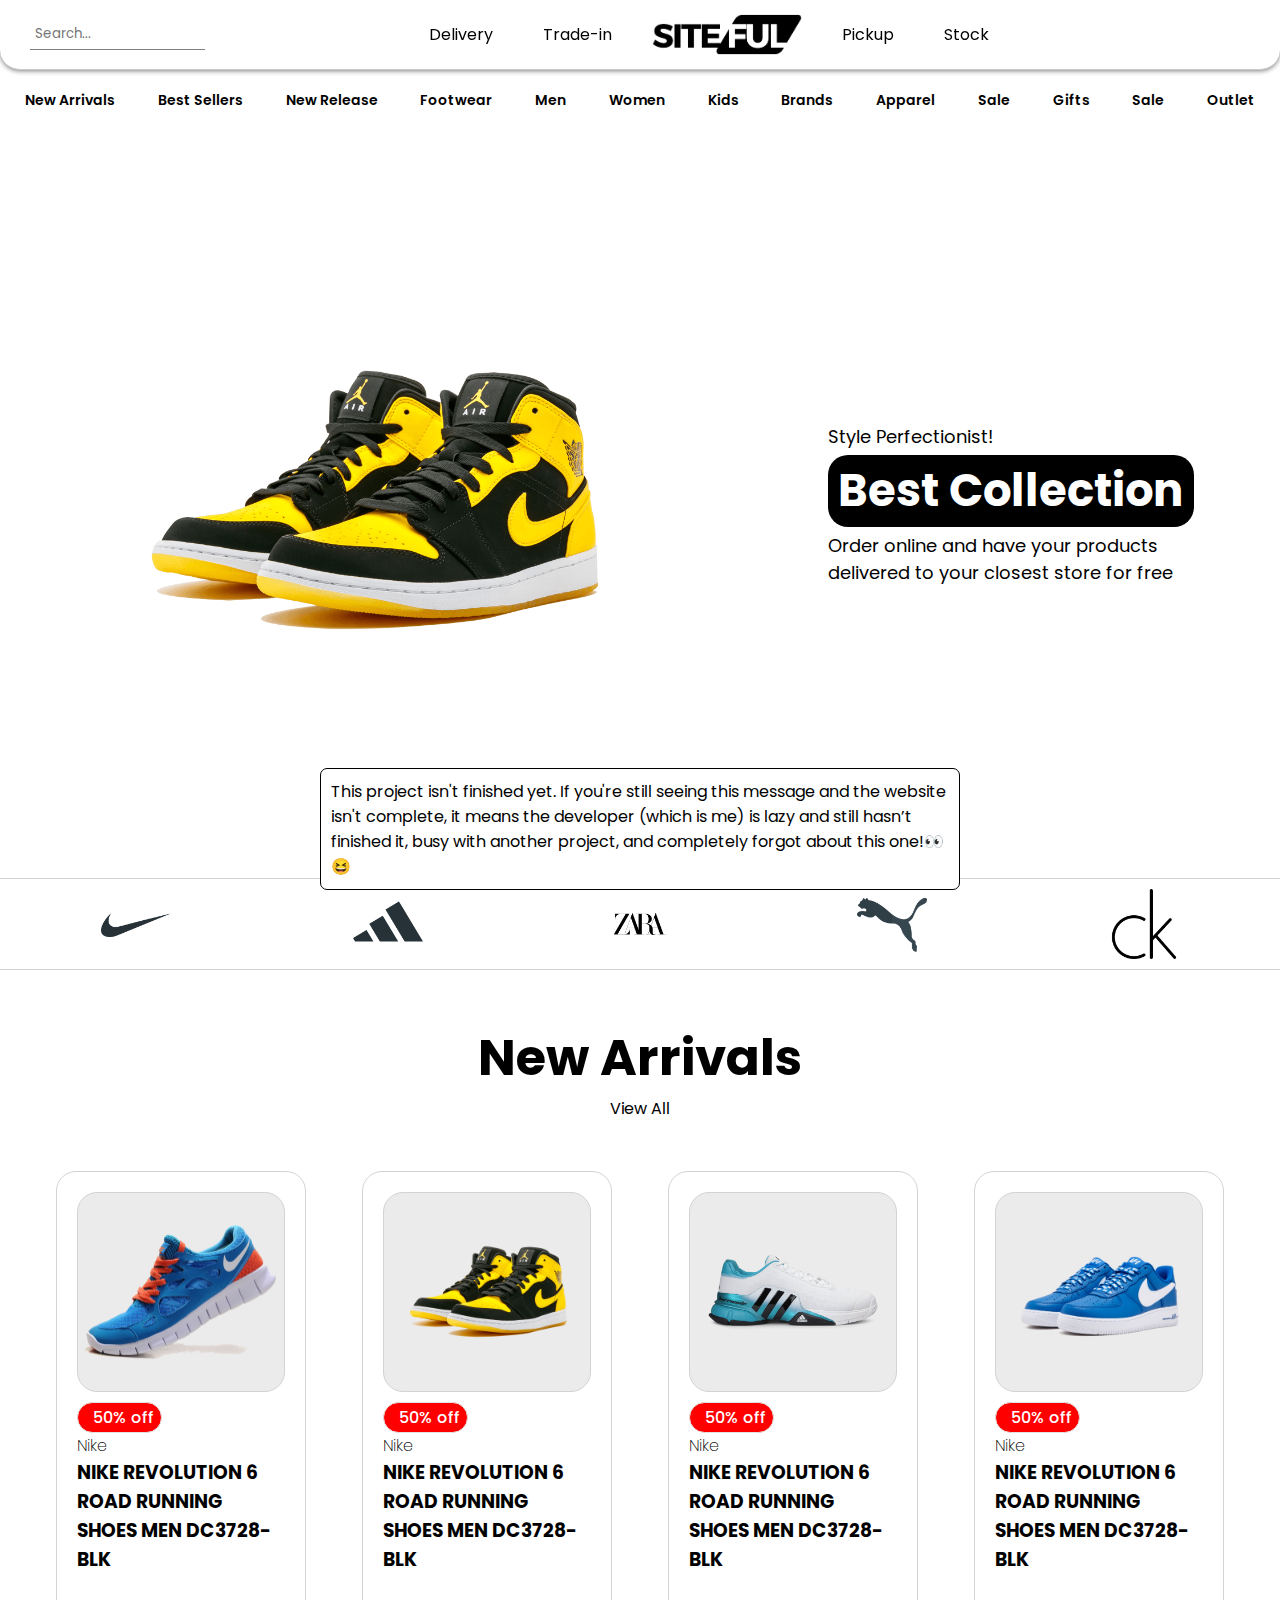
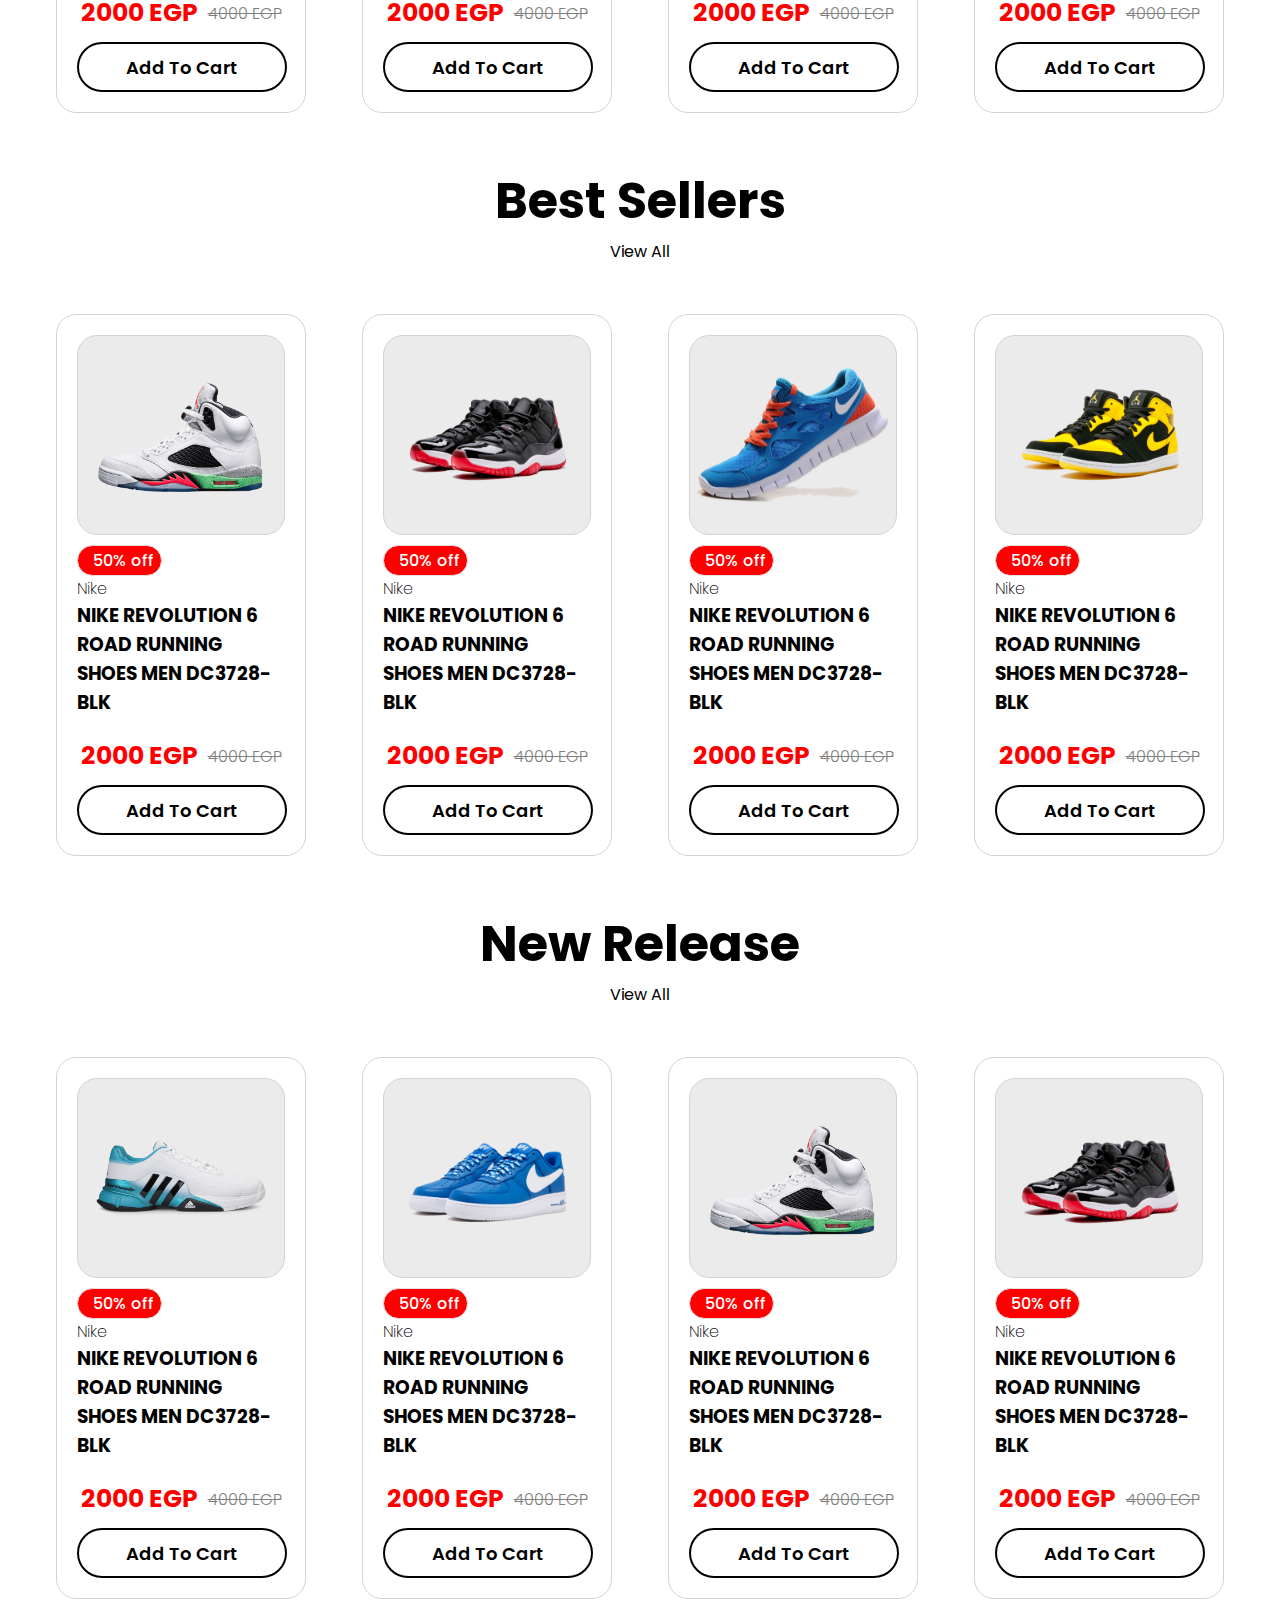
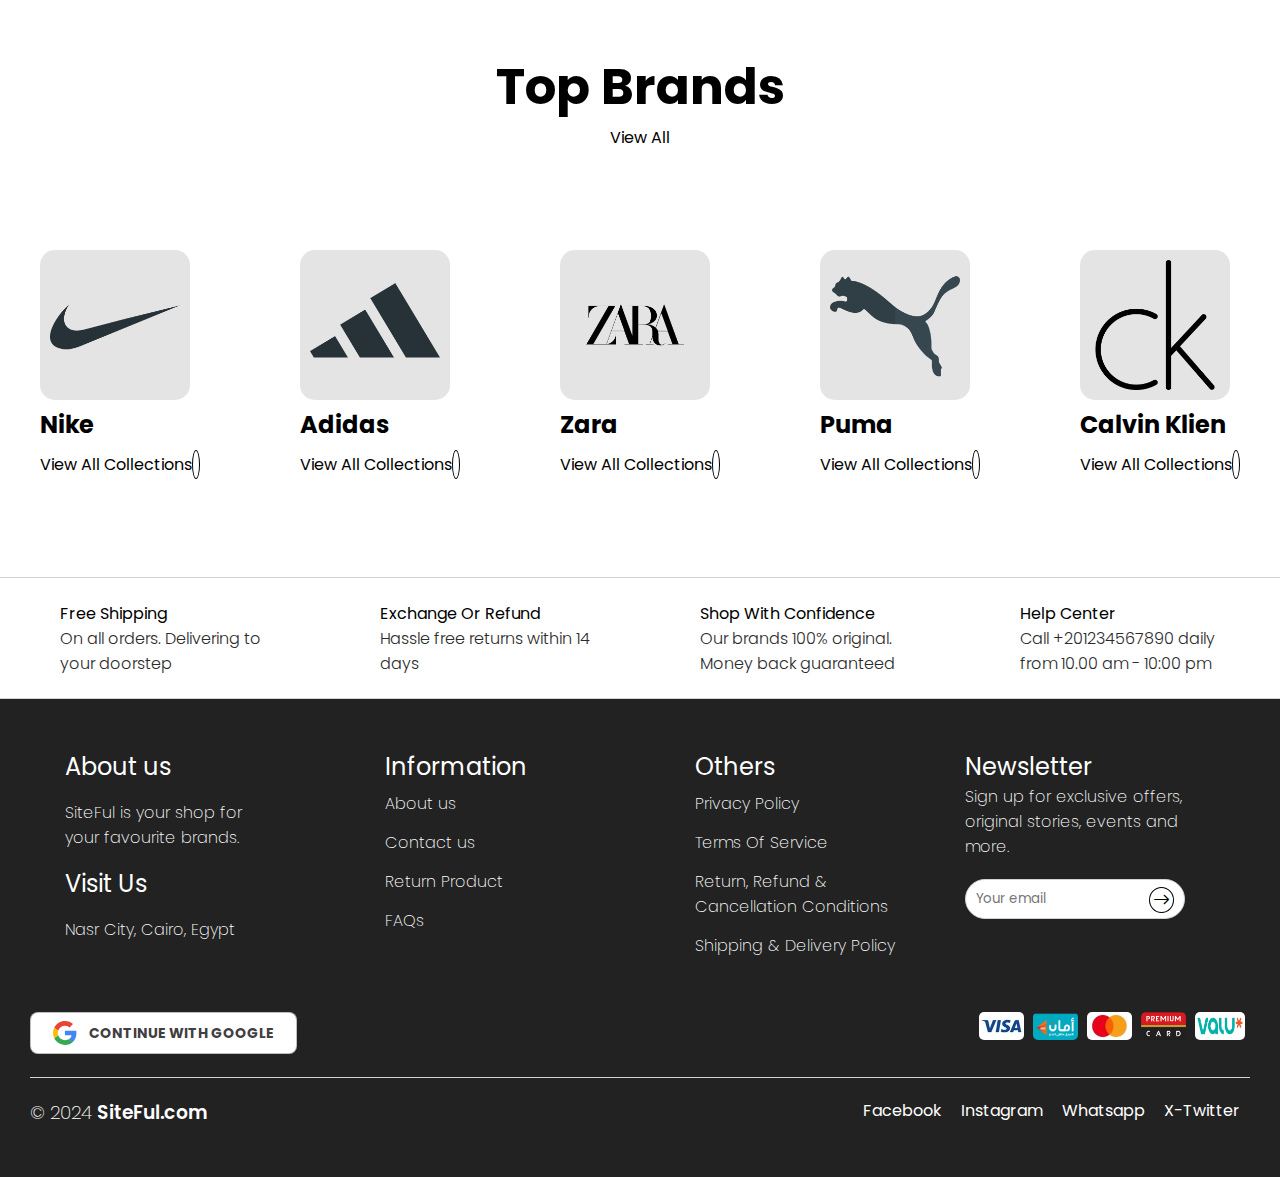
<file: index.html>
<!DOCTYPE html>
<html lang="en">

<head>
   <meta charset="UTF-8" />
   <meta name="viewport" content="width=device-width, initial-scale=1.0" />
   <link rel="stylesheet" href="https://cdnjs.cloudflare.com/ajax/libs/font-awesome/6.5.2/css/all.min.css"
      integrity="sha512-SnH5WK+bZxgPHs44uWIX+LLJAJ9/2PkPKZ5QiAj6Ta86w+fsb2TkcmfRyVX3pBnMFcV7oQPJkl9QevSCWr3W6A=="
      crossorigin="anonymous" referrerpolicy="no-referrer" />
   <link rel="preconnect" href="https://fonts.googleapis.com" />
   <link rel="preconnect" href="https://fonts.gstatic.com" crossorigin />
   <link
      href="https://fonts.googleapis.com/css2?family=Lobster&family=Orbitron:wght@400..900&family=Roboto+Condensed:ital,wght@0,100..900;1,100..900&display=swap"
      rel="stylesheet" />
   <link rel="stylesheet" href="./css/style.css" />
   <link rel="preconnect" href="https://fonts.googleapis.com" />
   <link rel="preconnect" href="https://fonts.gstatic.com" crossorigin />
   <link
      href="https://fonts.googleapis.com/css2?family=Lobster&family=Orbitron:wght@400..900&family=Ribeye+Marrow&family=Roboto+Condensed:ital,wght@0,100..900;1,100..900&family=Train+One&display=swap"
      rel="stylesheet" />
   <link rel="icon" type="image/x-icon" href="./assets/siteful-favicon.ico" />
   <title>SiteFul</title>
   <style>
      @import url("https://fonts.googleapis.com/css2?family=Poppins:ital,wght@0,100;0,200;0,300;0,400;0,500;0,600;0,700;0,800;0,900;1,100;1,200;1,300;1,400;1,500;1,600;1,700;1,800;1,900&display=swap");

      .sidebar {
         height: 100%;
         width: 0;
         position: fixed;
         top: 0;
         right: 0;
         background-color: white;
         overflow-x: hidden;
         transition: 0.5s;
         padding-top: 60px;
         color: white;
         box-shadow: -5px 0px 10px 0px #e8e8e8;
      }

      .sidebar a {
         padding: 8px 8px 8px 32px;
         text-decoration: none;
         font-size: 25px;
         color: #818181;
         display: block;
         transition: 0.3s;
      }

      .sidebar a:hover {
         color: gray;
      }

      .sidebar .closebtn {
         position: absolute;
         top: 0;
         color: black;
         right: 25px;
         font-size: 36px;
         margin-left: 50px;
      }
   </style>
</head>

<body>
   <div class="welcome-message">
      <span>This project isn't finished yet. If you're still seeing this message and the website isn't complete, it means the developer (which is me) is lazy and still hasn’t finished it, busy with another project, and completely forgot about this one!👀😆</span>
  </div>

   <header>
      <div class="main-header">
         <div class="search-section">
            <i class="fa-solid fa-magnifying-glass"></i>
            <input type="text" placeholder="Search..." />
         </div>
         <div class="logo-links">
            <a href="#">Delivery</a>
            <a href="#">Trade-in</a>
            <img src="./assets/1.png" style="cursor: pointer;" id="logo-img" class="logo-img" alt="My-Logo" />
            <a href="#">Pickup</a>
            <a href="#">Stock</a>
         </div>
         <div class="icons-section">
            <a href="#" id="openBtn"><i class="fa-solid fa-basket-shopping"></i></a>
            <a href=""><i class="fa-solid fa-user"></i></a>
         </div>

         <div id="sidebar" class="sidebar cart">
            <a href="javascript:void(0)" class="closebtn" id="closeBtn">&times;</a>
            <h1 style="display: flex; justify-content: center; color: black; margin-bottom: 20px;">The Cart</h1>
            <div class="cart-sidebar-section cart-items" id="cart-content" style="display: flex; justify-content: space-around; ">
               <p style="color: gray;">Your cart is empty.</p>
            </div>

            <!-- <div class="" style="display: flex;justify-content: center; margin-top: 20px;">
               <a href="checkout.html"> <button type="button" onclick="buyIt()" name="button" class="buy" style="background-color: black;color: white;border: 1px solid black;border-radius: 5px;padding: 5px 15px;font-size: 18px;cursor: pointer;width: 200px;transition: 0.6s;width: 513px;height: 50px;border-radius: 50px;font-weight: 600;"> Buy Now </button> </a>
            </div> -->
         </div>
      </div>


      
      <div class="secondary-header">
         <div class="links-categories">
            <a href="">New Arrivals</a>
            <a href="">Best Sellers</a>
            <a href="">New Release</a>
            <a href="">Footwear</a>
            <a href="">Men</a>
            <a href="">Women</a>
            <a href="">Kids</a>
            <a href="">Brands</a>
            <a href="">Apparel</a>
            <a href="">Sale</a>
            <a href="">Gifts</a>
            <a href="">Sale</a>
            <a href="">Outlet</a>
         </div>
      </div>
   </header>
   <main>
      <section class="welcome-section">
         <div class="img-shoes-nike">
            <img src="./assets/p-2.png" alt="Nike Shoes" style="width: 570px" />
         </div>
         <div class="welcome-p">
            <p>Style Perfectionist!</p>
            <h1>Best Collection</h1>
            <p>
               Order online and have your products <br />
               delivered to your closest store for free
            </p>
         </div>
      </section>
      <section class="brands-section">
         <div class="brands-name">
            <img src="./assets/nike.png" alt="Nike" style="width: 70px; height: 70px" />
            <img src="./assets/adidas.png" alt="Adidas" style="width: 70px; height: 70px" />
            <img src="./assets/zara.png" alt="Zara" style="width: 70px; height: 70px" />
            <img src="./assets/puma.png" alt="Puma" style="width: 70px; height: 70px" />
            <img src="./assets/calvin-klein.png" alt="Calvin Klein" style="width: 70px; height: 70px" />
         </div>
      </section>
      <!--- Here the products div  --->
      <section class="products">
         <div class="">
            <div class="columns-pro">
               <h1 class="title">New Arrivals</h1>
               <a href="search-page.html" class="view-all-link">View All</a>
               <div class="row-pro">
                  <a href="product info.html" style="text-decoration: none; color: black">
                     <div class="products-info product">
                        <div class="pro-img-frame">
                           <img src="./assets/p-1.png" alt="" class="product-img">
                        </div>
                        <span class="offer-span">
                           <i class="fa-solid fa-tag"></i>&nbsp;&nbsp;50% off
                        </span>
                        <div>
                           <p style="font-weight: 200">Nike</p>
                           <h3>NIKE REVOLUTION 6 ROAD RUNNING SHOES MEN DC3728-BLK</h3>
                        </div>
                        <div
                           style="display: flex; flex-direction: row; justify-content: center; align-items: center; margin-top: 20px;">
                           <span style="color: red;font-weight: 700;font-size: 25px;margin-right: 10px;">2000 EGP</span>
                           <span style="text-decoration: line-through;font-weight: 300;color: gray;">4000 EGP</span>
                        </div>
                        <button type="button" name="button" class="add add-to-cart" id="add-to-cart-now" style="
                           background-color: white;
                           border: 1px solid black;
                           padding: 5px 15px;
                           font-size: 18px;
                           width: 200px;
                           transition: 0.6s;
                           height: 50px;
                           border-radius: 50px;
                           border: 2px solid black;
                           cursor: pointer;
                           width: 210px;
                           font-weight: 600;
                           margin-top: 10px;
                           ">Add To Cart</button>
                     </div>
                  </a>
                  <a href="product info.html" style="text-decoration: none; color: black">
                     <div class="products-info">
                        <div class="pro-img-frame">
                           <img src="./assets/p-2.png" class="product-img" alt="" />
                        </div>
                        <span class="offer-span">
                           <i class="fa-solid fa-tag"></i>&nbsp;&nbsp;50% off
                        </span>
                        <div>
                           <p style="font-weight: 200">Nike</p>
                           <h3>NIKE REVOLUTION 6 ROAD RUNNING SHOES MEN DC3728-BLK</h3>
                        </div>
                        <div style="
                              display: flex;
                              flex-direction: row;
                              justify-content: center;
                              align-items: center;
                              margin-top: 20px;
                              ">
                           <span style="
                                 color: red;
                                 font-weight: 700;
                                 font-size: 25px;
                                 margin-right: 10px;
                                 ">2000 EGP</span>
                           <span style="
                                 text-decoration: line-through;
                                 font-weight: 300;
                                 color: gray;
                                 ">4000 EGP</span>
                        </div>

                        <button type="button" name="button" id="add-to-cart-now" class="add" style="
                           background-color: white;
                           border: 1px solid black;
                           padding: 5px 15px;
                           font-size: 18px;
                           width: 200px;
                           transition: 0.6s;
                           height: 50px;
                           border-radius: 50px;
                           border: 2px solid black;
                           cursor: pointer;
                           width: 210px;
                           font-weight: 600;
                           margin-top: 10px;">
                           Add To Cart</button>
                     </div>
                  </a>
                  <a href="product info.html" style="text-decoration: none; color: black">
                     <div class="products-info">
                        <div class="pro-img-frame">
                           <img src="./assets/p-3.png" class="product-img" alt="" />
                        </div>
                        <span class="offer-span">
                           <i class="fa-solid fa-tag"></i>&nbsp;&nbsp;50% off
                        </span>
                        <div>
                           <p style="font-weight: 200">Nike</p>
                           <h3>NIKE REVOLUTION 6 ROAD RUNNING SHOES MEN DC3728-BLK</h3>
                        </div>
                        <div
                           style="display: flex;flex-direction: row;justify-content: center;align-items: center;margin-top: 20px;">
                           <span style="color: red;font-weight: 700;font-size: 25px;margin-right: 10px;">2000 EGP</span>
                           <span style="
                                 text-decoration: line-through;
                                 font-weight: 300;
                                 color: gray;
                                 ">4000 EGP</span>
                        </div>
                        <button type="button" name="button" id="add-to-cart-now" class="add" style="
                           background-color: white;
                           border: 1px solid black;
                           padding: 5px 15px;
                           font-size: 18px;
                           width: 200px;
                           transition: 0.6s;
                           height: 50px;
                           border-radius: 50px;
                           border: 2px solid black;
                           cursor: pointer;
                           width: 210px;
                           font-weight: 600;
                           margin-top: 10px;">
                           Add To Cart</button>
                     </div>
                  </a>
                  <a href="product info.html" style="text-decoration: none; color: black">
                     <div class="products-info">
                        <div class="pro-img-frame">
                           <img src="./assets/p-4.png" class="product-img" alt="" />
                        </div>
                        <span class="offer-span">
                           <i class="fa-solid fa-tag"></i>&nbsp;&nbsp;50% off
                        </span>
                        <div>
                           <p style="font-weight: 200">Nike</p>
                           <h3>NIKE REVOLUTION 6 ROAD RUNNING SHOES MEN DC3728-BLK</h3>
                        </div>
                        <div style="
                              display: flex;
                              flex-direction: row;
                              justify-content: center;
                              align-items: center;
                              margin-top: 20px;
                              ">
                           <span style="
                                 color: red;
                                 font-weight: 700;
                                 font-size: 25px;
                                 margin-right: 10px;
                                 ">2000 EGP</span>
                           <span style="
                                 text-decoration: line-through;
                                 font-weight: 300;
                                 color: gray;
                                 ">4000 EGP</span>
                        </div>
                        <button type="button" name="button" id="add-to-cart-now" class="add" style="
                           background-color: white;
                           border: 1px solid black;
                           padding: 5px 15px;
                           font-size: 18px;
                           width: 200px;
                           transition: 0.6s;
                           height: 50px;
                           border-radius: 50px;
                           border: 2px solid black;
                           cursor: pointer;
                           width: 210px;
                           font-weight: 600;
                           margin-top: 10px;">
                           Add To Cart</button>
                     </div>
                  </a>
               </div>
               <h1 class="title-two">Best Sellers</h1>
               <a href="search-page.html" class="view-all-link">View All</a>
               <div class="row-pro">
                  <a href="product info.html" style="text-decoration: none; color: black">
                     <div class="products-info">
                        <div class="pro-img-frame">
                           <img src="./assets/p-5.png" class="product-img" alt="" />
                        </div>
                        <span class="offer-span">
                           <i class="fa-solid fa-tag"></i>&nbsp;&nbsp;50% off
                        </span>
                        <div>
                           <p style="font-weight: 200">Nike</p>
                           <h3>NIKE REVOLUTION 6 ROAD RUNNING SHOES MEN DC3728-BLK</h3>
                        </div>
                        <div style="
                              display: flex;
                              flex-direction: row;
                              justify-content: center;
                              align-items: center;
                              margin-top: 20px;
                              ">
                           <span style="
                                 color: red;
                                 font-weight: 700;
                                 font-size: 25px;
                                 margin-right: 10px;
                                 ">2000 EGP</span>
                           <span style="
                                 text-decoration: line-through;
                                 font-weight: 300;
                                 color: gray;
                                 ">4000 EGP</span>
                        </div>
                        <button type="button" name="button" id="add-to-cart-now" class="add" style="
                           background-color: white;
                           border: 1px solid black;
                           padding: 5px 15px;
                           font-size: 18px;
                           width: 200px;
                           transition: 0.6s;
                           height: 50px;
                           border-radius: 50px;
                           border: 2px solid black;
                           cursor: pointer;
                           width: 210px;
                           font-weight: 600;
                           margin-top: 10px;">
                           Add To Cart</button>
                     </div>
                  </a>
                  <a href="product info.html" style="text-decoration: none; color: black">
                     <div class="products-info">
                        <div class="pro-img-frame">
                           <img src="./assets/p-6.png" class="product-img" alt="" />
                        </div>
                        <span class="offer-span">
                           <i class="fa-solid fa-tag"></i>&nbsp;&nbsp;50% off
                        </span>
                        <div>
                           <p style="font-weight: 200">Nike</p>
                           <h3>NIKE REVOLUTION 6 ROAD RUNNING SHOES MEN DC3728-BLK</h3>
                        </div>
                        <div style="
                              display: flex;
                              flex-direction: row;
                              justify-content: center;
                              align-items: center;
                              margin-top: 20px;
                              ">
                           <span style="
                                 color: red;
                                 font-weight: 700;
                                 font-size: 25px;
                                 margin-right: 10px;
                                 ">2000 EGP</span>
                           <span style="
                                 text-decoration: line-through;
                                 font-weight: 300;
                                 color: gray;
                                 ">4000 EGP</span>
                        </div>
                        <button type="button" name="button" id="add-to-cart-now" class="add" style="
                           background-color: white;
                           border: 1px solid black;
                           padding: 5px 15px;
                           font-size: 18px;
                           width: 200px;
                           transition: 0.6s;
                           height: 50px;
                           border-radius: 50px;
                           border: 2px solid black;
                           cursor: pointer;
                           width: 210px;
                           font-weight: 600;
                           margin-top: 10px;">
                           Add To Cart</button>
                     </div>
                  </a>
                  <a href="product info.html" style="text-decoration: none; color: black">
                     <div class="products-info">
                        <div class="pro-img-frame">
                           <img src="./assets/p-1.png" class="product-img" alt="" />
                        </div>
                        <span class="offer-span">
                           <i class="fa-solid fa-tag"></i>&nbsp;&nbsp;50% off
                        </span>
                        <div>
                           <p style="font-weight: 200">Nike</p>
                           <h3>NIKE REVOLUTION 6 ROAD RUNNING SHOES MEN DC3728-BLK</h3>
                        </div>
                        <div style="
                              display: flex;
                              flex-direction: row;
                              justify-content: center;
                              align-items: center;
                              margin-top: 20px;
                              ">
                           <span style="
                                 color: red;
                                 font-weight: 700;
                                 font-size: 25px;
                                 margin-right: 10px;
                                 ">2000 EGP</span>
                           <span style="
                                 text-decoration: line-through;
                                 font-weight: 300;
                                 color: gray;
                                 ">4000 EGP</span>
                        </div>
                        <button type="button" name="button" id="add-to-cart-now" class="add" style="
                           background-color: white;
                           border: 1px solid black;
                           padding: 5px 15px;
                           font-size: 18px;
                           width: 200px;
                           transition: 0.6s;
                           height: 50px;
                           border-radius: 50px;
                           border: 2px solid black;
                           cursor: pointer;
                           width: 210px;
                           font-weight: 600;
                           margin-top: 10px;">
                           Add To Cart</button>
                     </div>
                  </a>
                  <a href="product info.html" style="text-decoration: none; color: black">
                     <div class="products-info">
                        <div class="pro-img-frame">
                           <img src="./assets/p-2.png" class="product-img" alt="" />
                        </div>
                        <span class="offer-span">
                           <i class="fa-solid fa-tag"></i>&nbsp;&nbsp;50% off
                        </span>
                        <div>
                           <p style="font-weight: 200">Nike</p>
                           <h3>NIKE REVOLUTION 6 ROAD RUNNING SHOES MEN DC3728-BLK</h3>
                        </div>
                        <div style="
                              display: flex;
                              flex-direction: row;
                              justify-content: center;
                              align-items: center;
                              margin-top: 20px;
                              ">
                           <span style="
                                 color: red;
                                 font-weight: 700;
                                 font-size: 25px;
                                 margin-right: 10px;
                                 ">2000 EGP</span>
                           <span style="
                                 text-decoration: line-through;
                                 font-weight: 300;
                                 color: gray;
                                 ">4000 EGP</span>
                        </div>
                        <button type="button" name="button" id="add-to-cart-now" class="add" style="
                           background-color: white;
                           border: 1px solid black;
                           padding: 5px 15px;
                           font-size: 18px;
                           width: 200px;
                           transition: 0.6s;
                           height: 50px;
                           border-radius: 50px;
                           border: 2px solid black;
                           cursor: pointer;
                           width: 210px;
                           font-weight: 600;
                           margin-top: 10px;">
                           Add To Cart</button>
                     </div>
                  </a>
               </div>
               <h1 class="title-three">New Release</h1>
               <a href="search-page.html" class="view-all-link">View All</a>
               <div class="row-pro">
                  <a href="product info.html" style="text-decoration: none; color: black">
                     <div class="products-info">
                        <div class="pro-img-frame">
                           <img src="./assets/p-3.png" class="product-img" alt="" />
                        </div>
                        <span class="offer-span">
                           <i class="fa-solid fa-tag"></i>&nbsp;&nbsp;50% off
                        </span>
                        <div>
                           <p style="font-weight: 200">Nike</p>
                           <h3>NIKE REVOLUTION 6 ROAD RUNNING SHOES MEN DC3728-BLK</h3>
                        </div>
                        <div style="
                              display: flex;
                              flex-direction: row;
                              justify-content: center;
                              align-items: center;
                              margin-top: 20px;
                              ">
                           <span style="
                                 color: red;
                                 font-weight: 700;
                                 font-size: 25px;
                                 margin-right: 10px;
                                 ">2000 EGP</span>
                           <span style="
                                 text-decoration: line-through;
                                 font-weight: 300;
                                 color: gray;
                                 ">4000 EGP</span>
                        </div>
                        <button type="button" name="button" id="add-to-cart-now" class="add" style="
                           background-color: white;
                           border: 1px solid black;
                           padding: 5px 15px;
                           font-size: 18px;
                           width: 200px;
                           transition: 0.6s;
                           height: 50px;
                           border-radius: 50px;
                           border: 2px solid black;
                           cursor: pointer;
                           width: 210px;
                           font-weight: 600;
                           margin-top: 10px;">
                           Add To Cart</button>
                     </div>
                  </a>
                  <a href="product info.html" style="text-decoration: none; color: black">
                     <div class="products-info">
                        <div class="pro-img-frame">
                           <img src="./assets/p-4.png" class="product-img" alt="" />
                        </div>
                        <span class="offer-span">
                           <i class="fa-solid fa-tag"></i>&nbsp;&nbsp;50% off
                        </span>
                        <div>
                           <p style="font-weight: 200">Nike</p>
                           <h3>NIKE REVOLUTION 6 ROAD RUNNING SHOES MEN DC3728-BLK</h3>
                        </div>
                        <div style="
                              display: flex;
                              flex-direction: row;
                              justify-content: center;
                              align-items: center;
                              margin-top: 20px;
                              ">
                           <span style="
                                 color: red;
                                 font-weight: 700;
                                 font-size: 25px;
                                 margin-right: 10px;
                                 ">2000 EGP</span>
                           <span style="
                                 text-decoration: line-through;
                                 font-weight: 300;
                                 color: gray;
                                 ">4000 EGP</span>
                        </div>
                        <button type="button" name="button" id="add-to-cart-now" class="add" style="
                           background-color: white;
                           border: 1px solid black;
                           padding: 5px 15px;
                           font-size: 18px;
                           width: 200px;
                           transition: 0.6s;
                           height: 50px;
                           border-radius: 50px;
                           border: 2px solid black;
                           cursor: pointer;
                           width: 210px;
                           font-weight: 600;
                           margin-top: 10px;">
                           Add To Cart</button>
                     </div>
                  </a>
                  <a href="product info.html" style="text-decoration: none; color: black">
                     <div class="products-info">
                        <div class="pro-img-frame">
                           <img src="./assets/p-5.png" class="product-img" alt="" />
                        </div>
                        <span class="offer-span">
                           <i class="fa-solid fa-tag"></i>&nbsp;&nbsp;50% off
                        </span>
                        <div>
                           <p style="font-weight: 200">Nike</p>
                           <h3>NIKE REVOLUTION 6 ROAD RUNNING SHOES MEN DC3728-BLK</h3>
                        </div>
                        <div style="
                              display: flex;
                              flex-direction: row;
                              justify-content: center;
                              align-items: center;
                              margin-top: 20px;
                              ">
                           <span style="
                                 color: red;
                                 font-weight: 700;
                                 font-size: 25px;
                                 margin-right: 10px;
                                 ">2000 EGP</span>
                           <span style="
                                 text-decoration: line-through;
                                 font-weight: 300;
                                 color: gray;
                                 ">4000 EGP</span>
                        </div>
                        <button type="button" name="button" id="add-to-cart-now" class="add" style="
                           background-color: white;
                           border: 1px solid black;
                           padding: 5px 15px;
                           font-size: 18px;
                           width: 200px;
                           transition: 0.6s;
                           height: 50px;
                           border-radius: 50px;
                           border: 2px solid black;
                           cursor: pointer;
                           width: 210px;
                           font-weight: 600;
                           margin-top: 10px;">
                           Add To Cart</button>
                     </div>
                  </a>
                  <a href="product info.html" style="text-decoration: none; color: black">
                     <div class="products-info">
                        <div class="pro-img-frame">
                           <img src="./assets/p-6.png" class="product-img" alt="" />
                        </div>
                        <span class="offer-span">
                           <i class="fa-solid fa-tag"></i>&nbsp;&nbsp;50% off
                        </span>
                        <div>
                           <p style="font-weight: 200">Nike</p>
                           <h3>NIKE REVOLUTION 6 ROAD RUNNING SHOES MEN DC3728-BLK</h3>
                        </div>
                        <div style="
                              display: flex;
                              flex-direction: row;
                              justify-content: center;
                              align-items: center;
                              margin-top: 20px;
                              ">
                           <span style="
                                 color: red;
                                 font-weight: 700;
                                 font-size: 25px;
                                 margin-right: 10px;
                                 ">2000 EGP</span>
                           <span style="
                                 text-decoration: line-through;
                                 font-weight: 300;
                                 color: gray;
                                 ">4000 EGP</span>
                        </div>
                        <button type="button" name="button" id="add-to-cart-now" class="add" style="
                           background-color: white;
                           border: 1px solid black;
                           padding: 5px 15px;
                           font-size: 18px;
                           width: 200px;
                           transition: 0.6s;
                           height: 50px;
                           border-radius: 50px;
                           border: 2px solid black;
                           cursor: pointer;
                           width: 210px;
                           font-weight: 600;
                           margin-top: 10px;">
                           Add To Cart</button>
                     </div>
                  </a>
               </div>
            </div>
         </div>
      </section>
      <h1 class="title-four">Top Brands</h1>
      <a href="search-page.html" class="view-all-link">View All</a>
      <section class="brands-collections">
         <div class="collection">
            <img src="./assets/nike.png" alt="" style="
                  background-color: #e4e4e4;
                  width: 150px;
                  height: 150px;
                  border-radius: 10%;
                  padding: 10px;
                  " />
            <h2 style="margin-bottom: 10px">Nike</h2>
            <a href="search-page.html" class="collections-btn">
               View All Collections <i class="fa-solid i fa-arrow-right"></i>
            </a>
         </div>
         <div class="collection">
            <img src="./assets/adidas.png" alt="" style="
                  background-color: #e4e4e4;
                  width: 150px;
                  height: 150px;
                  border-radius: 10%;
                  padding: 10px;
                  " />
            <h2 style="margin-bottom: 10px">Adidas</h2>
            <a href="search-page.html" class="collections-btn">
               View All Collections <i class="fa-solid i fa-arrow-right"></i>
            </a>
         </div>
         <div class="collection">
            <img src="./assets/zara.png" alt="" style="
                  background-color: #e4e4e4;
                  width: 150px;
                  height: 150px;
                  border-radius: 10%;
                  padding: 10px;
                  " />
            <h2 style="margin-bottom: 10px">Zara</h2>
            <a href="search-page.html" class="collections-btn">
               View All Collections <i class="fa-solid i fa-arrow-right"></i>
            </a>
         </div>
         <div class="collection">
            <img src="./assets/puma.png" alt="" style="
                  background-color: #e4e4e4;
                  width: 150px;
                  height: 150px;
                  border-radius: 10%;
                  padding: 10px;
                  " />
            <h2 style="margin-bottom: 10px">Puma</h2>
            <a href="search-page.html" class="collections-btn">
               View All Collections <i class="fa-solid i fa-arrow-right"></i>
            </a>
         </div>
         <div class="collection">
            <img src="./assets/calvin-klein.png" alt="" style="
                  background-color: #e4e4e4;
                  width: 150px;
                  height: 150px;
                  border-radius: 10%;
                  padding: 10px;
                  " />
            <h2 style="margin-bottom: 10px">Calvin Klien</h2>
            <a href="search-page.html" class="collections-btn">
               View All Collections <i class="fa-solid i fa-arrow-right"></i>
            </a>
         </div>
      </section>
   </main>
   <section class="services-section">
      <div class="two">
         <div>
            <i class="fa-solid fa-truck-fast"></i>
         </div>
         <div>
            <h1 style="font-weight: 400">Free Shipping</h1>
            <p style="font-weight: 300">
               On all orders. Delivering to your doorstep
            </p>
         </div>
      </div>
      <div class="two">
         <div>
            <i class="fa-solid fa-arrow-right-arrow-left"></i>
         </div>
         <div>
            <h1 style="font-weight: 400">Exchange Or Refund</h1>
            <p style="font-weight: 300">Hassle free returns within 14 days</p>
         </div>
      </div>
      <div class="two">
         <div>
            <i class="fa-solid fa-box"></i>
         </div>
         <div>
            <h1 style="font-weight: 400">Shop With Confidence</h1>
            <p style="font-weight: 300">
               Our brands 100% original. Money back guaranteed
            </p>
         </div>
      </div>
      <div class="two">
         <div>
            <i class="fa-regular fa-circle-question"></i>
         </div>
         <div>
            <h1 style="font-weight: 400">Help Center</h1>
            <p style="font-weight: 300">
               Call +201234567890 daily from 10.00 am - 10:00 pm
            </p>
         </div>
      </div>
   </section>
   <footer>
      <div class="first-container">
         <div class="info-about">
            <h1 style="margin-bottom: 16px; font-weight: 400">About us</h1>
            <p style="margin-bottom: 16px">
               SiteFul is your shop for your favourite brands.
            </p>
            <h1 style="margin-bottom: 16px; font-weight: 400">Visit Us</h1>
            <p>Nasr City, Cairo, Egypt</p>
            <div class="social-links">
               <i class="fa-brands fa-facebook"></i>
               <i class="fa-brands fa-instagram"></i>
               <i class="fa-brands fa-whatsapp"></i>
               <i class="fa-brands fa-x-twitter"></i>
            </div>
         </div>
         <div class="info-div">
            <h1 style="font-size: 24px; font-weight: 400">Information</h1>
            <div>
               <a href="">About us</a>
               <a href="">Contact us</a>
               <a href="">Return Product</a>
               <a href="">FAQs</a>
            </div>
         </div>
         <div class="other-div">
            <h1 style="font-size: 24px; font-weight: 400">Others</h1>
            <div>
               <a href="">Privacy Policy</a>
               <a href="">Terms Of Service</a>
               <a href="">Return, Refund & Cancellation Conditions</a>
               <a href="">Shipping & Delivery Policy</a>
            </div>
         </div>
         <div class="newsletter-div">
            <h1 style="font-size: 24px; font-weight: 400">Newsletter</h1>
            <p>
               Sign up for exclusive offers, original stories, events and more.
            </p>
            <input type="email" placeholder="Your email" />
            <i class="bi bi-arrow-right send-btn"></i>
         </div>
      </div>
      <div class="langBtn-payWays">
         <div class="site-lang">
            <button class="button">
               <svg xmlns="http://www.w3.org/2000/svg" preserveAspectRatio="xMidYMid" viewBox="0 0 256 262">
                  <path fill="#4285F4"
                     d="M255.878 133.451c0-10.734-.871-18.567-2.756-26.69H130.55v48.448h71.947c-1.45 12.04-9.283 30.172-26.69 42.356l-.244 1.622 38.755 30.023 2.685.268c24.659-22.774 38.875-56.282 38.875-96.027">
                  </path>
                  <path fill="#34A853"
                     d="M130.55 261.1c35.248 0 64.839-11.605 86.453-31.622l-41.196-31.913c-11.024 7.688-25.82 13.055-45.257 13.055-34.523 0-63.824-22.773-74.269-54.25l-1.531.13-40.298 31.187-.527 1.465C35.393 231.798 79.49 261.1 130.55 261.1">
                  </path>
                  <path fill="#FBBC05"
                     d="M56.281 156.37c-2.756-8.123-4.351-16.827-4.351-25.82 0-8.994 1.595-17.697 4.206-25.82l-.073-1.73L15.26 71.312l-1.335.635C5.077 89.644 0 109.517 0 130.55s5.077 40.905 13.925 58.602l42.356-32.782">
                  </path>
                  <path fill="#EB4335"
                     d="M130.55 50.479c24.514 0 41.05 10.589 50.479 19.438l36.844-35.974C195.245 12.91 165.798 0 130.55 0 79.49 0 35.393 29.301 13.925 71.947l42.211 32.783c10.59-31.477 39.891-54.251 74.414-54.251">
                  </path>
               </svg>
               Continue with Google
            </button>
         </div>
         <div class="pay-ways">
            <div>
               <img src="./assets/visa.jpg" alt="" style="width: 45px; height: 27.5px" />
               <img src="./assets/aman.png" alt="" style="width: 45px; height: 27.5px" />
               <img src="./assets/master card.jpg" alt="" style="width: 45px; height: 27.5px" />
               <img src="./assets/premium card.png" alt="" style="width: 45px; height: 27.5px" />
               <img src="./assets/valu.jpg" alt="" style="width: 50px; height: 27.5px" />
            </div>
         </div>
      </div>
      <div class="second-container">
         <div class="our-brand-name">
            <h3>&copy; 2024 <a href="index.html">SiteFul.com</a></h3>
         </div>
         <div class="social-links-footer">
            <a href="">Facebook</a>
            <a href="">Instagram</a>
            <a href="">Whatsapp</a>
            <a href="">X-Twitter</a>
         </div>
      </div>
   </footer>

   <script type="text/javascript">
      document.getElementById("openBtn").onclick = function () {
         document.getElementById("sidebar").style.width = "800px";
      }

      document.getElementById("closeBtn").onclick = function () {
         document.getElementById("sidebar").style.width = "0";
      }
   </script>
   <script src="./js/main.js" charset="utf-8"></script>
</body>

</html>
</file>
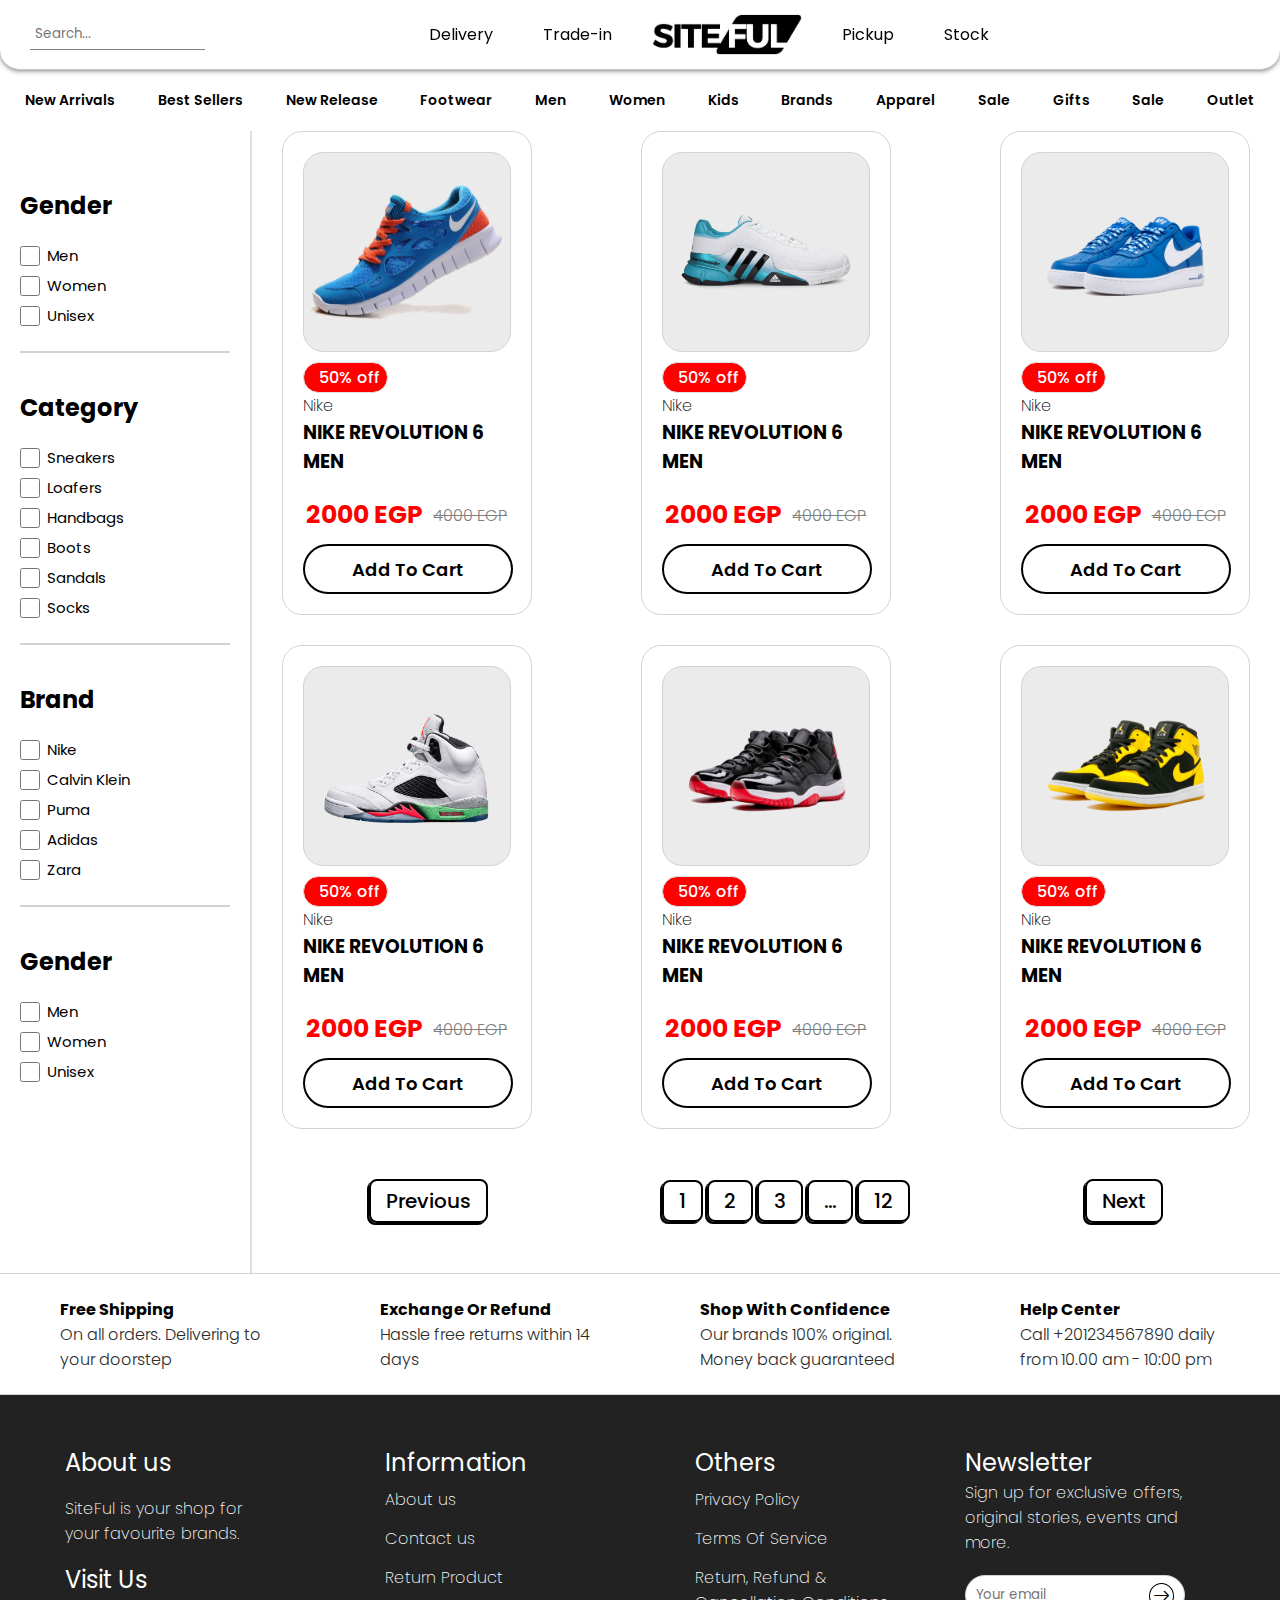
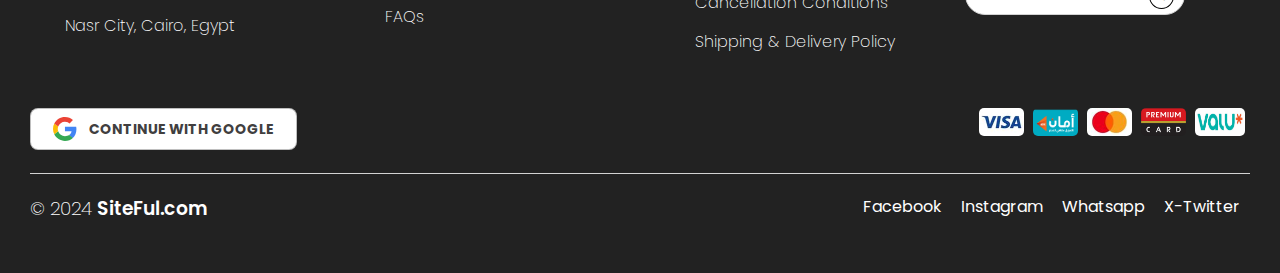
<file: search-page.html>
<!DOCTYPE html>
<html lang="en">

<head>
    <meta charset="UTF-8" />
    <meta name="viewport" content="width=device-width, initial-scale=1.0" />
    <link rel="stylesheet" href="https://cdnjs.cloudflare.com/ajax/libs/font-awesome/6.5.2/css/all.min.css"
        integrity="sha512-SnH5WK+bZxgPHs44uWIX+LLJAJ9/2PkPKZ5QiAj6Ta86w+fsb2TkcmfRyVX3pBnMFcV7oQPJkl9QevSCWr3W6A=="
        crossorigin="anonymous" referrerpolicy="no-referrer" />
    <link rel="preconnect" href="https://fonts.googleapis.com" />
    <link rel="preconnect" href="https://fonts.gstatic.com" crossorigin />
    <link
        href="https://fonts.googleapis.com/css2?family=Lobster&family=Orbitron:wght@400..900&family=Roboto+Condensed:ital,wght@0,100..900;1,100..900&display=swap"
        rel="stylesheet" />
    <link rel="stylesheet" href="./css/style-3.css" />
    <link rel="preconnect" href="https://fonts.googleapis.com" />
    <link rel="preconnect" href="https://fonts.gstatic.com" crossorigin />
    <link
        href="https://fonts.googleapis.com/css2?family=Lobster&family=Orbitron:wght@400..900&family=Ribeye+Marrow&family=Roboto+Condensed:ital,wght@0,100..900;1,100..900&family=Train+One&display=swap"
        rel="stylesheet" />
    <link rel="icon" type="image/x-icon" href="./assets/siteful-favicon.ico" />
    <title>SiteFul | Search Page</title>
    <style>
        @import url("https://fonts.googleapis.com/css2?family=Poppins:ital,wght@0,100;0,200;0,300;0,400;0,500;0,600;0,700;0,800;0,900;1,100;1,200;1,300;1,400;1,500;1,600;1,700;1,800;1,900&display=swap");

        .sidebar {
            height: 100%;
            width: 0;
            position: fixed;
            top: 0;
            right: 0;
            background-color: white;
            overflow-x: hidden;
            transition: 0.5s;
            padding-top: 60px;
            color: white;
            box-shadow: -5px 0px 10px 0px #e8e8e8;
        }

        .sidebar a {
            padding: 8px 8px 8px 32px;
            text-decoration: none;
            font-size: 25px;
            color: #818181;
            display: block;
            transition: 0.3s;
        }

        .sidebar a:hover {
            color: gray;
        }

        .sidebar .closebtn {
            position: absolute;
            top: 0;
            color: black;
            right: 25px;
            font-size: 36px;
            margin-left: 50px;
        }
    </style>
</head>

<body>

    <header>
        <div class="main-header">
            <div class="search-section">
                <i class="fa-solid fa-magnifying-glass"></i>
                <input type="text" placeholder="Search..." />
            </div>
            <div class="logo-links">
                <a href="#">Delivery</a>
                <a href="#">Trade-in</a>
                <img src="./assets/1.png" id="logo-img" class="logo-img" alt="My-Logo" />
                <a href="#">Pickup</a>
                <a href="#">Stock</a>
            </div>
            <div class="icons-section">
                <a href="#" id="openBtn"><i class="fa-solid fa-basket-shopping"></i></a>
                <a href=""><i class="fa-solid fa-user"></i></a>
            </div>

            <div id="sidebar" class="sidebar cart">
                <a href="javascript:void(0)" class="closebtn" id="closeBtn">&times;</a>
                <h1 style="display: flex; justify-content: center; color: black; margin-bottom: 20px;">The Cart</h1>
                <div class="cart-sidebar-section cart-items" id="cart-content"
                    style="display: flex; justify-content: space-around; ">
                    <p style="color: gray;">Your cart is empty.</p>
                </div>

                <!-- <div class="" style="display: flex;justify-content: center; margin-top: 20px;">
                <a href="checkout.html"> <button type="button" onclick="buyIt()" name="button" class="buy" style="background-color: black;color: white;border: 1px solid black;border-radius: 5px;padding: 5px 15px;font-size: 18px;cursor: pointer;width: 200px;transition: 0.6s;width: 513px;height: 50px;border-radius: 50px;font-weight: 600;"> Buy Now </button> </a>
            </div> -->
            </div>
        </div>
        <div class="secondary-header">
            <div class="links-categories">
                <a href="">New Arrivals</a>
                <a href="">Best Sellers</a>
                <a href="">New Release</a>
                <a href="">Footwear</a>
                <a href="">Men</a>
                <a href="">Women</a>
                <a href="">Kids</a>
                <a href="">Brands</a>
                <a href="">Apparel</a>
                <a href="">Sale</a>
                <a href="">Gifts</a>
                <a href="">Sale</a>
                <a href="">Outlet</a>
            </div>
        </div>
    </header>

    <main>

        <!-- <div class="info-before">
            <div style="display: flex; align-items: center;">
                <h3>Search for :</h1>
                    <p>"...."</p>
            </div>
        </div> -->


        <div class="sidebar-products">
            <div class="left-sidebar">
                <div class="1" id="one">
                    <details open>
                        <summary>
                            <h2>Gender</h2>
                            <i class="fa-solid fa-chevron-down" style="font-size: 22px; margin-right: 10px;"></i>
                        </summary>
                        <div class="content-details">
                            <label for="">
                                <input type="checkbox" name="" id="">
                                Men
                            </label>
                            <label for="">
                                <input type="checkbox" name="" id="">
                                Women
                            </label>
                            <label for="">
                                <input type="checkbox" name="" id="">
                                Unisex
                            </label>
                        </div>
                    </details>
                </div>

                <hr>

                <div class="2" id="two">
                    <details open>
                        <summary>
                            <h2>Category</h2>
                            <i class="fa-solid fa-chevron-down" style="font-size: 22px; margin-right: 10px;"></i>
                        </summary>
                        <div class="content-details">
                            <label for="">
                                <input type="checkbox" name="" id="">
                                Sneakers
                            </label>
                            <label for="">
                                <input type="checkbox" name="" id="">
                                Loafers
                            </label>
                            <label for="">
                                <input type="checkbox" name="" id="">
                                Handbags
                            </label>
                            <label for="">
                                <input type="checkbox" name="" id="">
                                Boots
                            </label>
                            <label for="">
                                <input type="checkbox" name="" id="">
                                Sandals
                            </label>
                            <label for="">
                                <input type="checkbox" name="" id="">
                                Socks
                            </label>
                        </div>
                    </details>
                </div>

                <hr>

                <div class="3" id="three">
                    <details open>
                        <summary>
                            <h2>Brand</h2>
                            <i class="fa-solid fa-chevron-down" style="font-size: 22px; margin-right: 10px;"></i>
                        </summary>
                        <div class="content-details">
                            <label for="">
                                <input type="checkbox" name="" id="">
                                Nike
                            </label>
                            <label for="">
                                <input type="checkbox" name="" id="">
                                Calvin Klein
                            </label>
                            <label for="">
                                <input type="checkbox" name="" id="">
                                Puma
                            </label>
                            <label for="">
                                <input type="checkbox" name="" id="">
                                Adidas
                            </label>
                            <label for="">
                                <input type="checkbox" name="" id="">
                                Zara
                            </label>
                        </div>
                    </details>
                </div>

                <hr>

                <div class="5" id="five">
                    <details open>
                        <summary>
                            <h2>Gender</h2>
                            <i class="fa-solid fa-chevron-down" style="font-size: 22px; margin-right: 10px;"></i>
                        </summary>
                        <div class="content-details">
                            <label for="">
                                <input type="checkbox" name="" id="">
                                Men
                            </label>
                            <label for="">
                                <input type="checkbox" name="" id="">
                                Women
                            </label>
                            <label for="">
                                <input type="checkbox" name="" id="">
                                Unisex
                            </label>
                        </div>
                    </details>
                </div>
            </div>

            <div class="products">

                <div class="product-row-one" style="display: flex; align-items: center;">
                    <!-- The First Product For The First Row -->
                    <div class="products-info product">
                        <div class="pro-img-frame">
                            <img src="./assets/p-1.png" alt="" class="product-img">
                        </div>
                        <span class="offer-span">
                            <i class="fa-solid fa-tag"></i>&nbsp;&nbsp;50% off
                        </span>
                        <div>
                            <p style="font-weight: 200">Nike</p>
                            <h3>NIKE REVOLUTION 6 MEN </h3>
                        </div>
                        <div
                            style="display: flex; flex-direction: row; justify-content: center; align-items: center; margin-top: 20px;">
                            <span style="color: red;font-weight: 700;font-size: 25px;margin-right: 10px;">2000
                                EGP</span>
                            <span style="text-decoration: line-through;font-weight: 300;color: gray;">4000 EGP</span>
                        </div>
                        <button type="button" name="button" class="add add-to-cart" id="add-to-cart-now" style="
                            background-color: white;
                            border: 1px solid black;
                            padding: 5px 15px;
                            font-size: 18px;
                            width: 200px;
                            transition: 0.6s;
                            height: 50px;
                            border-radius: 50px;
                            border: 2px solid black;
                            cursor: pointer;
                            width: 210px;
                            font-weight: 600;
                            margin-top: 10px;
                            ">Add To Cart</button>
                    </div>
                    <!-- The Second Product For The First Row -->
                    <div class="products-info product">
                        <div class="pro-img-frame">
                            <img src="./assets/p-3.png" alt="" class="product-img">
                        </div>
                        <span class="offer-span">
                            <i class="fa-solid fa-tag"></i>&nbsp;&nbsp;50% off
                        </span>
                        <div>
                            <p style="font-weight: 200">Nike</p>
                            <h3>NIKE REVOLUTION 6 MEN </h3>
                        </div>
                        <div
                            style="display: flex; flex-direction: row; justify-content: center; align-items: center; margin-top: 20px;">
                            <span style="color: red;font-weight: 700;font-size: 25px;margin-right: 10px;">2000
                                EGP</span>
                            <span style="text-decoration: line-through;font-weight: 300;color: gray;">4000 EGP</span>
                        </div>
                        <button type="button" name="button" class="add add-to-cart" id="add-to-cart-now" style="
                            background-color: white;
                            border: 1px solid black;
                            padding: 5px 15px;
                            font-size: 18px;
                            width: 200px;
                            transition: 0.6s;
                            height: 50px;
                            border-radius: 50px;
                            border: 2px solid black;
                            cursor: pointer;
                            width: 210px;
                            font-weight: 600;
                            margin-top: 10px;
                            ">Add To Cart</button>
                    </div>
                    <!-- The Third Product For the First Row -->
                    <div class="products-info product">
                        <div class="pro-img-frame">
                            <img src="./assets/p-4.png" alt="" class="product-img">
                        </div>
                        <span class="offer-span">
                            <i class="fa-solid fa-tag"></i>&nbsp;&nbsp;50% off
                        </span>
                        <div>
                            <p style="font-weight: 200">Nike</p>
                            <h3>NIKE REVOLUTION 6 MEN </h3>
                        </div>
                        <div
                            style="display: flex; flex-direction: row; justify-content: center; align-items: center; margin-top: 20px;">
                            <span style="color: red;font-weight: 700;font-size: 25px;margin-right: 10px;">2000
                                EGP</span>
                            <span style="text-decoration: line-through;font-weight: 300;color: gray;">4000 EGP</span>
                        </div>
                        <button type="button" name="button" class="add add-to-cart" id="add-to-cart-now" style="
                            background-color: white;
                            border: 1px solid black;
                            padding: 5px 15px;
                            font-size: 18px;
                            width: 200px;
                            transition: 0.6s;
                            height: 50px;
                            border-radius: 50px;
                            border: 2px solid black;
                            cursor: pointer;
                            width: 210px;
                            font-weight: 600;
                            margin-top: 10px;
                            ">Add To Cart</button>
                    </div>
                </div>
                <!---------------- The Second Row For Previewing The Products --------------->
                <div class="product-row-one" style="display: flex; align-items: center;">
                    <!-- The First Product For The Second Row -->
                    <div class="products-info product">
                        <div class="pro-img-frame">
                            <img src="./assets/p-5.png" alt="" class="product-img">
                        </div>
                        <span class="offer-span">
                            <i class="fa-solid fa-tag"></i>&nbsp;&nbsp;50% off
                        </span>
                        <div>
                            <p style="font-weight: 200">Nike</p>
                            <h3>NIKE REVOLUTION 6 MEN </h3>
                        </div>
                        <div
                            style="display: flex; flex-direction: row; justify-content: center; align-items: center; margin-top: 20px;">
                            <span style="color: red;font-weight: 700;font-size: 25px;margin-right: 10px;">2000
                                EGP</span>
                            <span style="text-decoration: line-through;font-weight: 300;color: gray;">4000 EGP</span>
                        </div>
                        <button type="button" name="button" class="add add-to-cart" id="add-to-cart-now" style="
                            background-color: white;
                            border: 1px solid black;
                            padding: 5px 15px;
                            font-size: 18px;
                            width: 200px;
                            transition: 0.6s;
                            height: 50px;
                            border-radius: 50px;
                            border: 2px solid black;
                            cursor: pointer;
                            width: 210px;
                            font-weight: 600;
                            margin-top: 10px;
                            ">Add To Cart</button>
                    </div>
                    <!-- The Second Product For The Second Row -->
                    <div class="products-info product">
                        <div class="pro-img-frame">
                            <img src="./assets/p-6.png" alt="" class="product-img">
                        </div>
                        <span class="offer-span">
                            <i class="fa-solid fa-tag"></i>&nbsp;&nbsp;50% off
                        </span>
                        <div>
                            <p style="font-weight: 200">Nike</p>
                            <h3>NIKE REVOLUTION 6 MEN </h3>
                        </div>
                        <div
                            style="display: flex; flex-direction: row; justify-content: center; align-items: center; margin-top: 20px;">
                            <span style="color: red;font-weight: 700;font-size: 25px;margin-right: 10px;">2000
                                EGP</span>
                            <span style="text-decoration: line-through;font-weight: 300;color: gray;">4000 EGP</span>
                        </div>
                        <button type="button" name="button" class="add add-to-cart" id="add-to-cart-now" style="
                            background-color: white;
                            border: 1px solid black;
                            padding: 5px 15px;
                            font-size: 18px;
                            width: 200px;
                            transition: 0.6s;
                            height: 50px;
                            border-radius: 50px;
                            border: 2px solid black;
                            cursor: pointer;
                            width: 210px;
                            font-weight: 600;
                            margin-top: 10px;
                            ">Add To Cart</button>
                    </div>
                    <!-- The Third Product For the Second Row -->
                    <div class="products-info product">
                        <div class="pro-img-frame">
                            <img src="./assets/p-2.png" alt="" class="product-img">
                        </div>
                        <span class="offer-span">
                            <i class="fa-solid fa-tag"></i>&nbsp;&nbsp;50% off
                        </span>
                        <div>
                            <p style="font-weight: 200">Nike</p>
                            <h3>NIKE REVOLUTION 6 MEN </h3>
                        </div>
                        <div
                            style="display: flex; flex-direction: row; justify-content: center; align-items: center; margin-top: 20px;">
                            <span style="color: red;font-weight: 700;font-size: 25px;margin-right: 10px;">2000
                                EGP</span>
                            <span style="text-decoration: line-through;font-weight: 300;color: gray;">4000 EGP</span>
                        </div>
                        <button type="button" name="button" class="add add-to-cart" id="add-to-cart-now" style="
                                                background-color: white;
                                                border: 1px solid black;
                                                padding: 5px 15px;
                                                font-size: 18px;
                                                width: 200px;
                                                transition: 0.6s;
                                                height: 50px;
                                                border-radius: 50px;
                                                border: 2px solid black;
                                                cursor: pointer;
                                                width: 210px;
                                                font-weight: 600;
                                                margin-top: 10px;
                                                ">Add To Cart</button>
                    </div>

                </div>




                <div class="next-no-prev">
                    <div class="prev-btn">
                        <p>
                            <i class="fa-solid fa-arrow-left-long"></i>
                            Previous
                        </p>
                    </div>
        
                    <div class="pages-no">
                        <div>
                            <span class="btn2">1</span>
                            <span class="btn2">2</span>
                            <span class="btn2">3</span>
                            <span class="btn2">...</span>
                            <span class="btn2">12</span>
                        </div>
                    </div>
        
                    <div class="next-btn">
                        <p>
                            <i class="fa-solid fa-arrow-right-long"></i>
                            Next
                        </p>
                    </div>
                </div>




        
            </div>
        </div>





        <section class="services-section">
            <div class="two">
                <div>
                    <i class="fa-solid fa-truck-fast"></i>
                </div>
                <div>
                    <h1 style="font-weight: bold">Free Shipping</h1>
                    <p style="font-weight: 300">
                        On all orders. Delivering to your doorstep
                    </p>
                </div>
            </div>
            <div class="two">
                <div>
                    <i class="fa-solid fa-arrow-right-arrow-left"></i>
                </div>
                <div>
                    <h1 style="font-weight: bold">Exchange Or Refund</h1>
                    <p style="font-weight: 300">Hassle free returns within 14 days</p>
                </div>
            </div>
            <div class="two">
                <div>
                    <i class="fa-solid fa-box"></i>
                </div>
                <div>
                    <h1 style="font-weight: bold">Shop With Confidence</h1>
                    <p style="font-weight: 300">
                        Our brands 100% original. Money back guaranteed
                    </p>
                </div>
            </div>
            <div class="two">
                <div>
                    <i class="fa-regular fa-circle-question"></i>
                </div>
                <div>
                    <h1 style="font-weight: bold">Help Center</h1>
                    <p style="font-weight: 300">
                        Call +201234567890 daily from 10.00 am - 10:00 pm
                    </p>
                </div>
            </div>
        </section>

    </main>

    <footer>
        <div class="first-container">
            <div class="info-about">
                <h1 style="margin-bottom: 16px; font-weight: 400">About us</h1>
                <p style="margin-bottom: 16px">
                    SiteFul is your shop for your favourite brands.
                </p>
                <h1 style="margin-bottom: 16px; font-weight: 400">Visit Us</h1>
                <p>Nasr City, Cairo, Egypt</p>
                <div class="social-links">
                    <i class="fa-brands fa-facebook"></i>
                    <i class="fa-brands fa-instagram"></i>
                    <i class="fa-brands fa-whatsapp"></i>
                    <i class="fa-brands fa-x-twitter"></i>
                </div>
            </div>
            <div class="info-div">
                <h1 style="font-size: 24px; font-weight: 400">Information</h1>
                <div>
                    <a href="">About us</a>
                    <a href="">Contact us</a>
                    <a href="">Return Product</a>
                    <a href="">FAQs</a>
                </div>
            </div>
            <div class="other-div">
                <h1 style="font-size: 24px; font-weight: 400">Others</h1>
                <div>
                    <a href="">Privacy Policy</a>
                    <a href="">Terms Of Service</a>
                    <a href="">Return, Refund & Cancellation Conditions</a>
                    <a href="">Shipping & Delivery Policy</a>
                </div>
            </div>
            <div class="newsletter-div">
                <h1 style="font-size: 24px; font-weight: 400">Newsletter</h1>
                <p>
                    Sign up for exclusive offers, original stories, events and more.
                </p>
                <input type="email" placeholder="Your email" />
                <i class="bi bi-arrow-right send-btn"></i>
            </div>
        </div>
        <div class="langBtn-payWays">
            <div class="site-lang">
                <button class="button">
                    <svg xmlns="http://www.w3.org/2000/svg" preserveAspectRatio="xMidYMid" viewBox="0 0 256 262">
                        <path fill="#4285F4"
                            d="M255.878 133.451c0-10.734-.871-18.567-2.756-26.69H130.55v48.448h71.947c-1.45 12.04-9.283 30.172-26.69 42.356l-.244 1.622 38.755 30.023 2.685.268c24.659-22.774 38.875-56.282 38.875-96.027">
                        </path>
                        <path fill="#34A853"
                            d="M130.55 261.1c35.248 0 64.839-11.605 86.453-31.622l-41.196-31.913c-11.024 7.688-25.82 13.055-45.257 13.055-34.523 0-63.824-22.773-74.269-54.25l-1.531.13-40.298 31.187-.527 1.465C35.393 231.798 79.49 261.1 130.55 261.1">
                        </path>
                        <path fill="#FBBC05"
                            d="M56.281 156.37c-2.756-8.123-4.351-16.827-4.351-25.82 0-8.994 1.595-17.697 4.206-25.82l-.073-1.73L15.26 71.312l-1.335.635C5.077 89.644 0 109.517 0 130.55s5.077 40.905 13.925 58.602l42.356-32.782">
                        </path>
                        <path fill="#EB4335"
                            d="M130.55 50.479c24.514 0 41.05 10.589 50.479 19.438l36.844-35.974C195.245 12.91 165.798 0 130.55 0 79.49 0 35.393 29.301 13.925 71.947l42.211 32.783c10.59-31.477 39.891-54.251 74.414-54.251">
                        </path>
                    </svg>
                    Continue with Google
                </button>
            </div>
            <div class="pay-ways">
                <div>
                    <img src="./assets/visa.jpg" alt="" style="width: 45px; height: 27.5px" />
                    <img src="./assets/aman.png" alt="" style="width: 45px; height: 27.5px" />
                    <img src="./assets/master card.jpg" alt="" style="width: 45px; height: 27.5px" />
                    <img src="./assets/premium card.png" alt="" style="width: 45px; height: 27.5px" />
                    <img src="./assets/valu.jpg" alt="" style="width: 50px; height: 27.5px" />
                </div>
            </div>
        </div>
        <div class="second-container">
            <div class="our-brand-name">
                <h3>&copy; 2024 <a href="index.html">SiteFul.com</a></h3>
            </div>
            <div class="social-links-footer">
                <a href="">Facebook</a>
                <a href="">Instagram</a>
                <a href="">Whatsapp</a>
                <a href="">X-Twitter</a>
            </div>
        </div>
    </footer>

    <script type="text/javascript">
        document.getElementById("openBtn").onclick = function () {
            document.getElementById("sidebar").style.width = "800px";
        }

        document.getElementById("closeBtn").onclick = function () {
            document.getElementById("sidebar").style.width = "0";
        }
        
        let asd = document.getElementById('logo-img');
        asd.onclick = function() {
        window.location.href = "index.html";
        }
    </script>
    <script src="./js/main.js" charset="utf-8"></script>
</body>

</html>
</file>
<file: css/style-3.css>
@import url('style.css');
.sidebar-products {
    display: grid;
    grid-template-areas: " ls ls ls p p p p p p p p";
}
.left-sidebar {
    grid-area: ls;
    padding: 20px;
    border-right: 2px solid rgba(42, 43, 42, 0.15);
    margin-right: 30px;
}
.products {
    grid-area: p;
    margin-right: 30px;
}
summary {
    display: flex;
    justify-content: space-between;
    align-items: center;
    margin-bottom: 20px;
    margin-top: 20px;
    cursor: pointer;
}
.content-details {
    display: flex;
    flex-direction: column;
}
label {
    display: flex;
    align-items: center;
    font-size: 15px;
}
.product-row-one {
    display: flex;
    justify-content: space-between;
    margin-bottom: 30px;
}
#one {
    padding: 20px 0;
    line-height: 30px;
}
#two {
    padding: 20px 0;
    line-height: 30px;
}
#three {
    padding: 20px 0;
    line-height: 30px;
}
#four {
    padding: 20px 0;
    line-height: 30px;
}
#five {
    padding: 20px 0;
    line-height: 30px;
}
input[type="checkbox"] {
    margin-right: 7px;
    width: 20px;
    height: 20px;
    cursor: pointer;
}
hr {
    border: 1px solid rgb(211, 211, 211);
}

.next-no-prev {
    display: flex;
    flex-direction: row;
    justify-content: space-around; 
    align-items: center;
    margin: 50px 0;
}

.prev-btn {
    border: 2px solid black;
    border-radius: 8px;
    padding: 5px 15px;
    font-size: 20px;
    cursor: pointer;
    font-weight: 500;
    box-shadow: -2px 2px 0 0;
}

.next-btn {
    border: 2px solid black;
    border-radius: 8px;
    padding: 5px 15px;
    font-size: 20px;
    cursor: pointer;
    font-weight: 500;
    box-shadow: -2px 2px 0 0;
}

.btn2 {
    background-color: transparent;
    border: 2px solid black;
    padding: 5px 15px;
    border-radius: 8px;
    cursor: pointer;
    font-size: 20px;
    font-weight: 500;
    box-shadow: -2px 2px 0 0;
}
</file>
<file: css/style.css>
@import url("https://cdn.jsdelivr.net/npm/bootstrap-icons@1.11.3/font/bootstrap-icons.min.css");
@import url('https://fonts.googleapis.com/css2?family=Poppins:ital,wght@0,100;0,200;0,300;0,400;0,500;0,600;0,700;0,800;0,900;1,100;1,200;1,300;1,400;1,500;1,600;1,700;1,800;1,900&display=swap');
* {
  padding: 0;
  margin: 0;
  scroll-behavior: smooth;
  box-sizing: border-box;
  font-family: "poppins";
}
header {
  display: flex;
  flex-direction: column;
}
.main-header {
  display: flex;
  flex-direction: row;
  justify-content: space-between;
  height: 70px;
  box-shadow: 0px 1px 5px 0px gray;
  -webkit-border-radius: 0 0 20px 20px;
  -moz-border-radius: 0 0 20px 20px;
  -ms-border-radius: 0 0 20px 20px;
  -o-border-radius: 0 0 20px 20px;
  border-radius: 0 0 20px 20px;
  z-index: 99999;
  font-family: "Roboto Condensed" !important;
  position: fixed;
  width: 100%;
  background-color: white;
  border-bottom: 1px solid rgb(200, 200, 200);
}
.search-section {
  display: flex;
  align-items: center;
  margin-left: 20px;
}
.search-section input {
  border-bottom: 1px solid gray;
  border-top: transparent;
  border-right: transparent;
  border-left: transparent;
  padding: 5px;
  margin-left: 10px;
  width: 175px;
}
.search-section i {
  font-size: 17px;
}
.logo-links {
  display: flex;
  flex-direction: row;
  align-items: center;
}
.logo-links a {
  margin: 0 25px 0 25px;
  text-decoration: none;
  color: black;
  -webkit-transition: 0.5s;
  -moz-transition: 0.5s;
  -ms-transition: 0.5s;
  -o-transition: 0.5s;
  transition: 0.5s;
}
.logo-links .logo-img {
  margin: 0 15px;
  width: 150px;
}
.icons-section {
  display: flex;
  align-items: center;
  margin-right: 20px;
}
.icons-section a {
  -webkit-transition: 0.5s;
  -moz-transition: 0.5s;
  -ms-transition: 0.5s;
  -o-transition: 0.5s;
  transition: 0.5s;
}
.icons-section i {
  font-size: 20px;
  margin: 0 12px 0 12px;
  cursor: pointer;
  color: black;
}
.pro-num {
  position: absolute;
  right: 90px;
  top: 11px;
  background-color: white;
  padding: 1px 5px 1px 5px;
  -webkit-border-radius: 20px;
  -moz-border-radius: 20px;
  -ms-border-radius: 20px;
  -o-border-radius: 20px;
  border-radius: 20px;
  color: black;
}
.icons-section a:hover .pro-num {
  -webkit-transform: translateY(-4px);
  -moz-transform: translateY(-4px);
  -ms-transform: translateY(-4px);
  -o-transform: translateY(-4px);
  transform: translateY(-4px);
}
.logo-links a:hover {
  -webkit-transform: translateY(-4px);
  -moz-transform: translateY(-4px);
  -ms-transform: translateY(-4px);
  -o-transform: translateY(-4px);
  transform: translateY(-4px);
}
.links-categories {
  display: flex;
  justify-content: space-between;
  padding: 20px 25px;
}
.links-categories a {
  text-decoration: none;
  color: black;
  font-size: 14px;
  -webkit-transition: 0.5s;
  -moz-transition: 0.5s;
  -ms-transition: 0.5s;
  -o-transition: 0.5s;
  transition: 0.5s;
  font-weight: 600;
}
.icons-section a:hover {
  -webkit-transform: translateY(-4px);
  -moz-transform: translateY(-4px);
  -ms-transform: translateY(-4px);
  -o-transform: translateY(-4px);
  transform: translateY(-4px);
}
.links-categories a:hover {
  -webkit-transform: translateY(-4px);
  -moz-transform: translateY(-4px);
  -ms-transform: translateY(-4px);
  -o-transform: translateY(-4px);
  transform: translateY(-4px);
}
.welcome-section {
  display: flex;
  flex-direction: row;
  justify-content: space-around;
  align-items: center;
  height: 83vh;
}
.welcome-p h1 {
  font-size: 45px;
  margin-top: 5px;
  margin-bottom: 5px;
  color: black;
  position: relative;
  padding: 2px 10px;
  color: white;
  background-color: black;
  border-radius: 20px;
}
.welcome-p p {
  font-size: 18px;
}
.brands-name {
  display: flex;
  justify-content: space-around;
}
::-webkit-scrollbar-thumb {
  background: black;
}
::-webkit-scrollbar {
  background-color: transparent;
}
.row-pro {
  display: flex;
  flex-direction: row;
  justify-content: space-evenly;
  margin-top: 50px;
}
.product-img {
width: 200px;
}
.title {
  display: flex;
  justify-content: center;
  font-size: 50px;
  color: black;
  margin-top: 50px;
}
.view-all-link {
  display: flex;
  justify-content: center;
  color: black;
  text-decoration: none;
}
.view-all-link:hover {
  text-decoration: underline;
}
.products-info {
  display: flex;
  flex-direction: column;
  -webkit-border-radius: 20px;
  -moz-border-radius: 20px;
  -ms-border-radius: 20px;
  -o-border-radius: 20px;
  border-radius: 20px;
  padding: 20px;
  cursor: pointer;
  border: 1px solid rgb(211, 211, 211);
  width: 250px;
}
.special-div-hidden {
  display: none;
  font-size: 23px;
  color: white;
  background-color: #333333;
  padding: 6px 10px 3px 8px;
  -webkit-border-radius: 20px 0 20px 0;
  -moz-border-radius: 20px 0 20px 0;
  -ms-border-radius: 20px 0 20px 0;
  -o-border-radius: 20px 0 20px 0;
  border-radius: 20px 0 20px 0;
}
.products-info:hover .special-div-hidden {
  display: block;
  position: absolute;
  -webkit-transition: 0.5s;
  -moz-transition: 0.5s;
  -ms-transition: 0.5s;
  -o-transition: 0.5s;
  transition: 0.5s;
}
.special-div-hidden:hover {
  font-size: 25px;
}
.title-two {
  display: flex;
  justify-content: center;
  font-size: 50px;
  color: black;
  margin-top: 50px;
}
.title-three {
  display: flex;
  justify-content: center;
  font-size: 50px;
  color: black;
  margin-top: 50px;
}
.title-four {
  display: flex;
  justify-content: center;
  font-size: 50px;
  color: black;
  margin-top: 50px;
}
.services-section {
  display: flex;
  justify-content: space-around;
  border-top: 1px solid rgb(211, 211, 211);
  border-bottom: 1px solid rgb(211, 211, 211);
}
.services-section h1 {
  font-size: 16px;
}
.services-section p {
  color: #2a2b2a;
}
.services-section .two div i {
  font-size: 30px;
  margin-right: 15px;
}
.two {
  display: flex;
  width: 230px;
  height: 120px;
  align-items: center;
}
.two div h1 {
  font-weight: 900;
}
.special-div i {
  font-size: 30px;
  padding: 10px 10px 5px 5px;
  -webkit-transition: 0.5s;
  -moz-transition: 0.5s;
  -ms-transition: 0.5s;
  -o-transition: 0.5s;
  transition: 0.5s;
}
.special-div i:hover {
  -webkit-transform: translateY(-7px);
  -moz-transform: translateY(-7px);
  -ms-transform: translateY(-7px);
  -o-transform: translateY(-7px);
  transform: translateY(-7px);
}
footer {
  background-color: #222;
  color: white;
  padding: 50px 30px;
}
.first-container {
  display: flex;
  flex-direction: row;
  justify-content: space-around;
}
.info-about {
  width: 200px;
}
.info-div {
  margin-left: 50px;
  width: 200px;
}
.other-div {
  width: 200px;
}
.info-about p {
  font-weight: 200;
  font-size: 18px;
}
.info-about h1 {
  font-size: 24px;
}
.social-links {
  display: flex;
  width: 150px;
  font-size: 22px;
  margin-top: 20px;
  margin-bottom: 50px;
  cursor: pointer;
  justify-content: space-between;
}
.social-links i {
  -webkit-transition: 0.7s;
  -moz-transition: 0.7s;
  -ms-transition: 0.7s;
  -o-transition: 0.7s;
  transition: 0.7s;
}
.social-links i:hover {
  -webkit-transform: translateY(-2px);
  -moz-transform: translateY(-2px);
  -ms-transform: translateY(-2px);
  -o-transform: translateY(-2px);
  transform: translateY(-2px);
}
.info-div div {
  display: flex;
  flex-direction: column;
}
.info-div div a {
  margin: 7px 0 7px 0;
  color: white;
  font-weight: 200;
  text-decoration: none;
  font-size: 16px;
}
.other-div {
  margin-left: 40px;
}
.other-div div {
  display: flex;
  flex-direction: column;
}
.other-div div a {
  margin: 7px 0 7px 0;
  color: white;
  font-weight: 200;
  text-decoration: none;
  font-size: 16px;
}
.info-div div a:hover {
  text-decoration: underline;
}
.other-div div a:hover {
  text-decoration: underline;
}
.newsletter-div {
  width: 250px;
}
.secondary-header {
  font-family: "Roboto Condensed" !important;
  margin-top: 70px;
}
.second-container {
  border-top: 0.5px solid rgb(211, 211, 211);
}
.langBtn-payWays {
  display: flex;
  flex-direction: row;
  justify-content: space-between;
}
.pay-ways img {
  margin-right: 5px;
  -webkit-border-radius: 5px;
  -moz-border-radius: 5px;
  -ms-border-radius: 5px;
  -o-border-radius: 5px;
  border-radius: 5px;
  margin-bottom: 30px;
}
.brands-collections {
  display: flex;
  justify-content: space-between;
  padding: 10px 30px 10px 30px;
}
.info-about p {
  font-weight: 200;
  font-size: 16px;
}
.newsletter-div p {
  font-weight: 200;
  font-size: 16px;
  margin-bottom: 20px;
}
.newsletter-div input {
  height: 40px;
  width: 220px;
  border: 1px solid rgb(211, 211, 211);
  -webkit-border-radius: 40px;
  -moz-border-radius: 40px;
  -ms-border-radius: 40px;
  -o-border-radius: 40px;
  border-radius: 40px;
  padding: 10px;
}
.brands-section {
  border-top: 1px solid rgb(211, 211, 211);
  border-bottom: 1px solid rgb(211, 211, 211);
  padding: 10px;
}
.pro-img-frame {
  border: 1px solid rgb(211, 211, 211);
  width: 100%;
  height: 200px;
  display: flex;
  align-items: center;
  justify-content: center;
  background-color: #ecebeb;
  -webkit-border-radius: 20px;
  -moz-border-radius: 20px;
  -ms-border-radius: 20px;
  -o-border-radius: 20px;
  border-radius: 20px;
  margin-bottom: 10px;
}
.offer-span {
  border: 1px solid #e2e2e2;
  background-color: red;
  color: white;
  font-weight: 500;
  width: max-content;
  padding: 2px 7px;
  -webkit-border-radius: 20px;
  -moz-border-radius: 20px;
  -ms-border-radius: 20px;
  -o-border-radius: 20px;
  border-radius: 20px;
}
.brands-collections {
  margin-top: 50px;
  margin-bottom: 50px;
  padding: 50px 40px;
}
.collections-btn {
  color: black;
  text-decoration: none;
}
.collections-btn:hover {
  text-decoration: underline;
}
.i {
  border: 1px solid black;
  padding: 2px 3px;
  -webkit-border-radius: 100%;
  -moz-border-radius: 100%;
  -ms-border-radius: 100%;
  -o-border-radius: 100%;
  border-radius: 100%;
}
.second-container {
  display: flex;
  justify-content: space-between;
  padding-top: 20px;
}
.our-brand-name h3 {
  font-weight: 200;
}
.our-brand-name a {
  font-weight: 600;
  color: white;
  text-decoration: none;
}
.our-brand-name a:hover {
  text-decoration: underline;
}
.social-links-footer a {
  color: white;
  text-decoration: none;
  margin: 5px 10px 5px 5px;
}
.social-links-footer a:hover {
  text-decoration: underline;
}
.button {
  max-width: 320px;
  display: flex;
  padding: 0.5rem 1.4rem;
  font-size: 0.875rem;
  line-height: 1.25rem;
  font-weight: 700;
  text-align: center;
  text-transform: uppercase;
  vertical-align: middle;
  align-items: center;
  border-radius: 0.5rem;
  border: 1px solid rgba(0, 0, 0, 0.25);
  gap: 0.75rem;
  color: rgb(65, 63, 63);
  background-color: #fff;
  cursor: pointer;
  transition: all 0.6s ease;
}
.button svg {
  height: 24px;
}
button:hover {
  transform: scale(1.02);
}
.send-btn {
  position: relative;
  color: black;
  top: 3px;
  right: 40px;
  font-size: 17px;
  cursor: pointer;
  border: 1px solid black;
  padding: 0px 3px;
  -webkit-border-radius: 100%;
  -moz-border-radius: 100%;
  -ms-border-radius: 100%;
  -o-border-radius: 100%;
  border-radius: 100%;
}
.welcome-message {
  z-index: 9999999999999999999999;
  bottom: 10px;
  right: 0;
  width: 50%;
  position: fixed;
  background-color: white;
  border: 1px solid black;
  color: black;
  border-radius: 7px;
  padding: 10px;
  margin-right: 25%;
}
</file>
